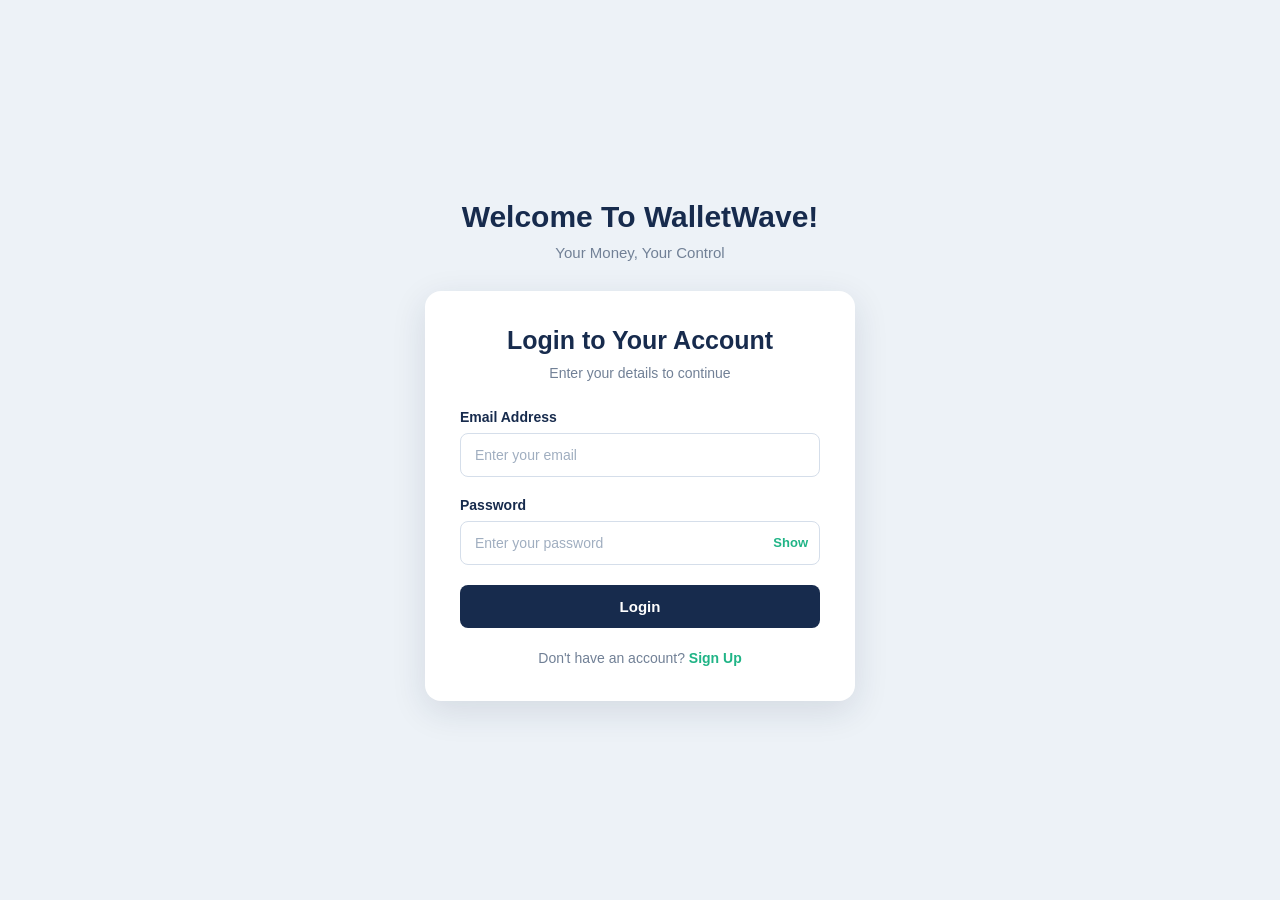
<file: Expense Tracker Project/index.html>
<!doctype html>
<html>
  <head>
    <meta charset="UTF-8" />
    <meta name="viewport" content="width=device-width, initial-scale=1.0" />
    <title>WalletWave</title>
  </head>
  <body>
    <script>
      window.location.href = "Login-Signup/WalletWave.html";
    </script>
  </body>
</html>
</file>
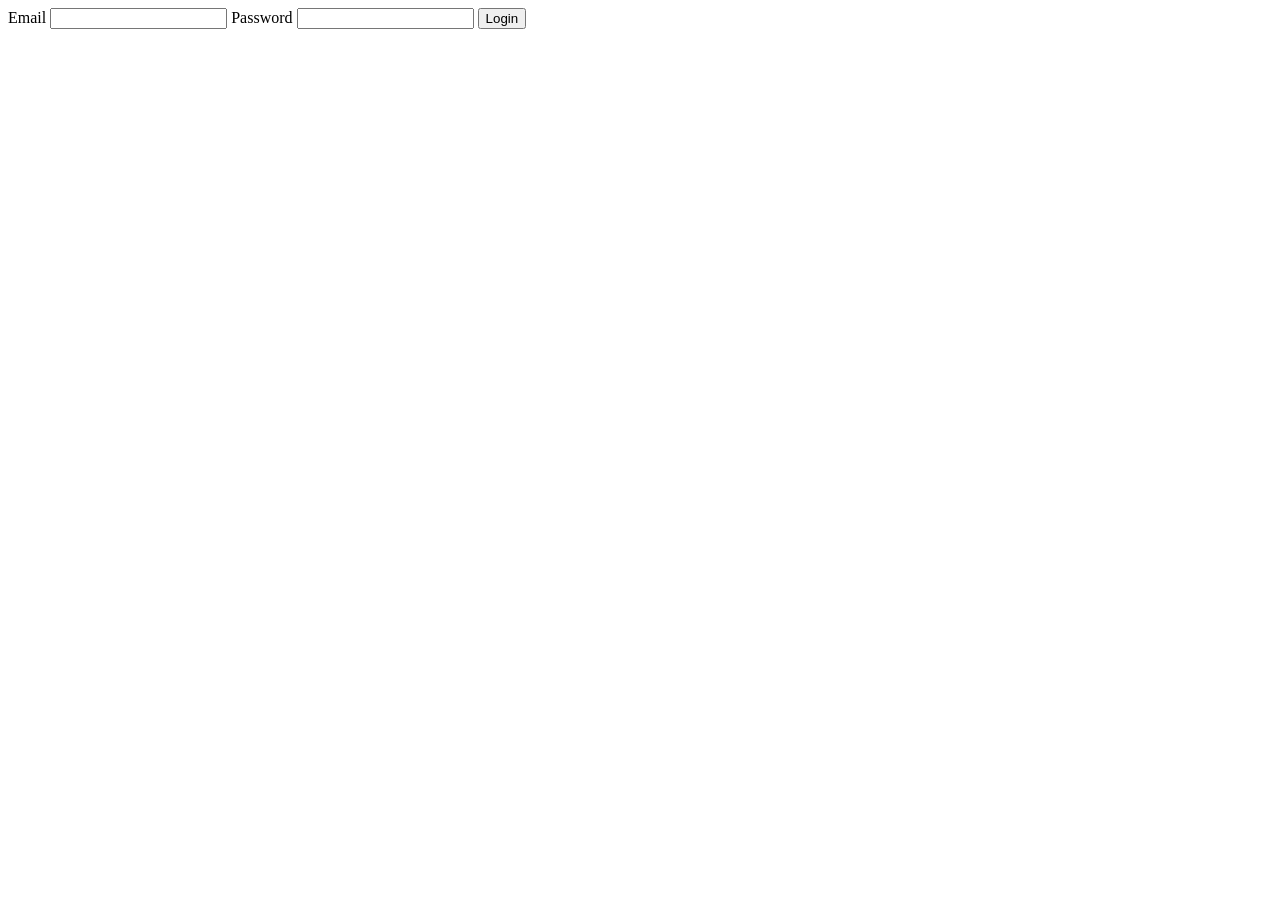
<file: Expense Tracker Project/Login-Signup/LogIn.html>
<!doctype html>
<html lang="en">
  <head>
    <meta charset="UTF-8" />
    <meta name="viewport" content="width=device-width, initial-scale=1.0" />
    <title>LogIn</title>
  </head>
  <body>
    <!-- <form align="center">
      <h1>Enter Detail</h1>
      <label>Email:</label>
      <input type="text" placeholder="Enter your email" required /><br /><br />
      <label>password</label>
      <input type="text" placeholder="Enter password" required />
      <button>LogIn</button>
    </form> -->

    <form id="loginForm">
      Email

      <input id="Email" />

      Password

      <input id="password" />

      <button type="submit">Login</button>
    </form>
    <script src="Login.js"></script>
  </body>
</html>
</file>
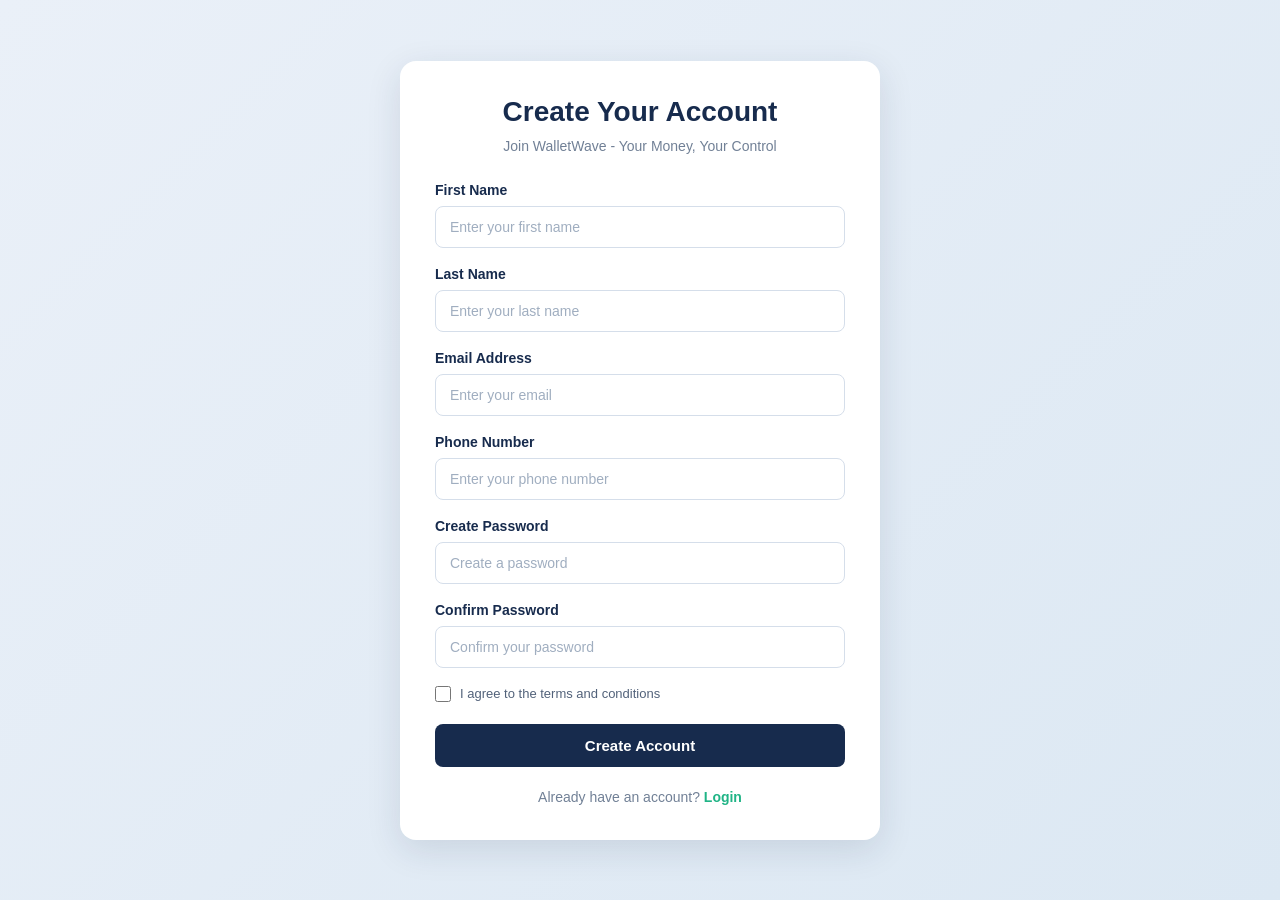
<file: Expense Tracker Project/Login-Signup/SignUp.html>
<!doctype html>
<html lang="en">
  <head>
    <meta charset="UTF-8" />
    <meta name="viewport" content="width=device-width, initial-scale=1.0" />

    <title>WalletWave | Sign Up</title>

    <link rel="stylesheet" href="Signup.css" />
  </head>

  <body>
    <main class="signup-container">
      <h1>Create Your Account</h1>

      <p class="signup-subtitle">Join WalletWave - Your Money, Your Control</p>

      <form id="signupForm">
        <div class="form-group">
          <label for="First">First Name</label>
          <input
            type="text"
            id="First"
            placeholder="Enter your first name"
            required
          />
        </div>

        <div class="form-group">
          <label for="Last">Last Name</label>
          <input
            type="text"
            id="Last"
            placeholder="Enter your last name"
            required
          />
        </div>

        <div class="form-group">
          <label for="Email">Email Address</label>
          <input
            type="email"
            id="Email"
            placeholder="Enter your email"
            required
          />
        </div>

        <div class="form-group">
          <label for="Phone">Phone Number</label>
          <input
            type="tel"
            id="Phone"
            placeholder="Enter your phone number"
            minlength="10"
            maxlength="15"
            pattern="[0-9]{10,15}"
            required
          />
        </div>

        <div class="form-group">
          <label for="Create">Create Password</label>
          <input
            type="password"
            id="Create"
            placeholder="Create a password"
            required
          />
        </div>

        <div class="form-group">
          <label for="Confirm">Confirm Password</label>
          <input
            type="password"
            id="Confirm"
            placeholder="Confirm your password"
            required
          />
        </div>

        <div class="terms-group">
          <input type="checkbox" id="Checkbox" required />

          <label for="Checkbox"> I agree to the terms and conditions </label>
        </div>
        <div id="signupMessage"></div>
        <button type="submit" class="signup-btn">Create Account</button>

        <p class="login-link">
          Already have an account?
          <a href="Login.html">Login</a>
        </p>
      </form>
    </main>

    <script src="SignUp.js"></script>
  </body>
</html>
</file>
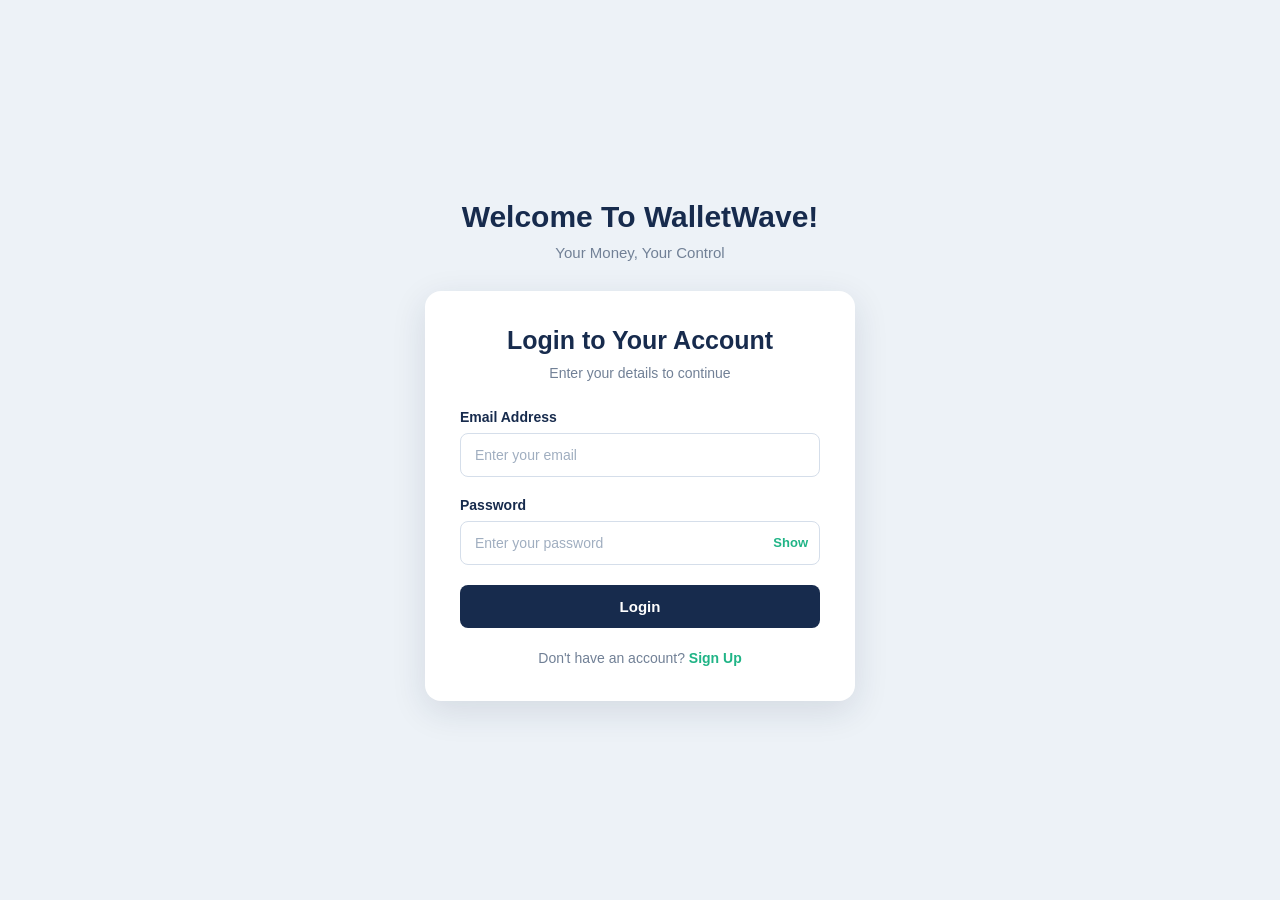
<file: Expense Tracker Project/Login-Signup/WalletWave.html>
<!doctype html>
<html lang="en">
  <head>
    <meta charset="UTF-8" />
    <meta name="viewport" content="width=device-width, initial-scale=1.0" />

    <title>WalletWave | Login</title>

    <link rel="stylesheet" href="WalletWave.css" />
  </head>

  <body>
    <header class="login-header">
      <h1>Welcome To WalletWave!</h1>

      <p>Your Money, Your Control</p>
    </header>

    <main class="main">
      <div id="container">
        <h2 id="login">Login to Your Account</h2>

        <p class="login-subtitle">Enter your details to continue</p>

        <form id="loginForm">
          <div class="form-group">
            <label for="Email">Email Address</label>

            <input
              type="email"
              id="Email"
              placeholder="Enter your email"
              required
            />
          </div>

          <div class="form-group">
            <label for="password">Password</label>

            <div class="password-wrapper">
              <input
                type="password"
                id="password"
                placeholder="Enter your password"
                required
              />

              <button type="button" class="toggle-password" id="togglePassword">
                Show
              </button>
            </div>
          </div>

          <div id="loginMessage"></div>

          <button type="submit" class="button">Login</button>

          <p class="signup-link">
            Don't have an account?
            <a href="SignUp.html">Sign Up</a>
          </p>
        </form>
      </div>
    </main>

    <script src="Login.js"></script>
  </body>
</html>
</file>
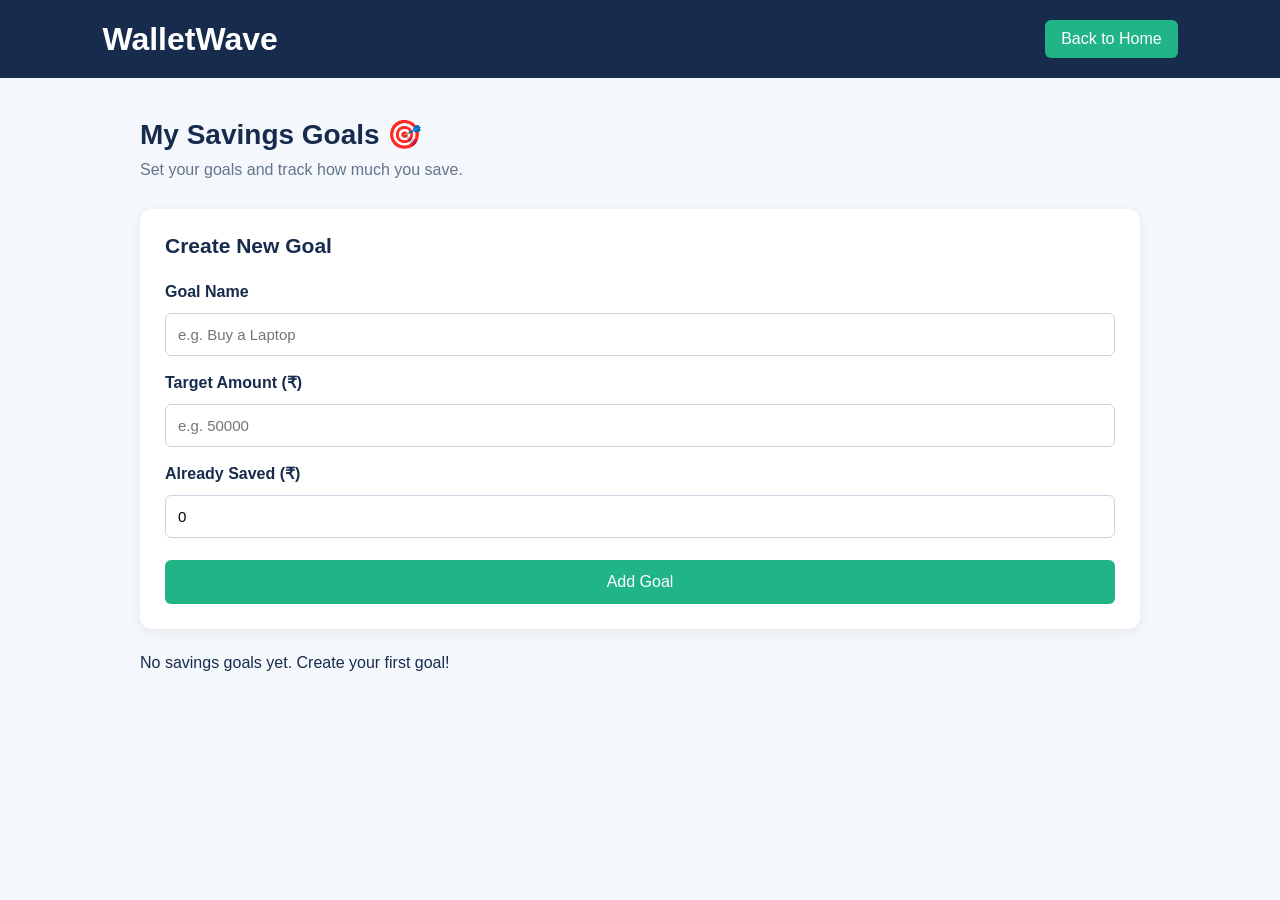
<file: Expense Tracker Project/SavingGoal/SavingsGoal.html>
<!doctype html>
<html lang="en">
  <head>
    <meta charset="UTF-8" />
    <meta name="viewport" content="width=device-width, initial-scale=1.0" />
    <title>SavingsGoal</title>
    <link rel="stylesheet" href="SavingsGoal.css" />
  </head>
  <body>
    <header>
      <h1>WalletWave</h1>
      <a href="../Home/WalletWaveHome.html">Back to Home</a>
    </header>
    <main>
      <h2>My Savings Goals 🎯</h2>
      <p>Set your goals and track how much you save.</p>

      <section id="goalForm">
        <h3>Create New Goal</h3>

        <form id="savingsForm">
          <label for="goalName">Goal Name</label>
          <input
            type="text"
            id="goalName"
            placeholder="e.g. Buy a Laptop"
            required
          />

          <label for="targetAmount">Target Amount (₹)</label>
          <input
            type="number"
            id="targetAmount"
            placeholder="e.g. 50000"
            min="1"
            required
          />

          <label for="savedAmount">Already Saved (₹)</label>
          <input
            type="number"
            id="savedAmount"
            placeholder="e.g. 10000"
            min="0"
            value="0"
            required
          />

          <button type="submit">Add Goal</button>
        </form>
      </section>

      <section id="goalsContainer">
        <!-- Savings goals will appear here -->
      </section>
    </main>

    <script src="savings.js"></script>
  </body>
</html>
</file>
<file: Expense Tracker Project/Login-Signup/Signup.css>
/* ===== Global Reset ===== */

* {
  margin: 0;
  padding: 0;
  box-sizing: border-box;
}

/* ===== Body Styling ===== */

body {
  min-height: 100vh;
  display: flex;
  justify-content: center;
  align-items: center;
  padding: 30px 20px;

  background: linear-gradient(135deg, #eaf0f8, #dce8f3);

  font-family: Arial, sans-serif;
  color: #172b4d;
}

/* ===== Signup Container ===== */

.signup-container {
  width: 100%;
  max-width: 480px;
  padding: 35px;

  background-color: #ffffff;

  border-radius: 16px;

  box-shadow: 0 10px 35px rgba(23, 43, 77, 0.12);
}

/* ===== Heading ===== */

.signup-container h1 {
  text-align: center;
  font-size: 28px;
  color: #172b4d;
  margin-bottom: 10px;
}

.signup-subtitle {
  text-align: center;
  font-size: 14px;
  color: #718096;
  margin-bottom: 28px;
}

/* ===== Form Groups ===== */

.form-group {
  display: flex;
  flex-direction: column;
  margin-bottom: 18px;
}

.form-group label {
  font-size: 14px;
  font-weight: 600;
  margin-bottom: 8px;
  color: #172b4d;
}

/* ===== Input Fields ===== */

.form-group input {
  width: 100%;
  padding: 12px 14px;

  border: 1px solid #d5deea;
  border-radius: 8px;

  outline: none;

  font-size: 14px;
  color: #172b4d;

  transition: 0.3s ease;
}

.form-group input:focus {
  border-color: #20b486;

  box-shadow: 0 0 0 3px rgba(32, 180, 134, 0.12);
}

.form-group input::placeholder {
  color: #a0aec0;
}

/* ===== Terms and Conditions ===== */

.terms-group {
  display: flex;
  align-items: center;
  gap: 9px;
  margin: 8px 0 22px;
}

.terms-group input {
  width: 16px;
  height: 16px;
  accent-color: #20b486;
  cursor: pointer;
}

.terms-group label {
  font-size: 13px;
  color: #52627a;
  cursor: pointer;
}

/* ===== Signup Button ===== */

.signup-btn {
  width: 100%;
  padding: 13px;

  border: none;
  border-radius: 8px;

  background-color: #172b4d;
  color: #ffffff;

  font-size: 15px;
  font-weight: 600;

  cursor: pointer;

  transition: 0.3s ease;
}

.signup-btn:hover {
  background-color: #20b486;
  transform: translateY(-2px);
}

/* ===== Login Link ===== */

.login-link {
  text-align: center;
  margin-top: 22px;
  font-size: 14px;
  color: #718096;
}

.login-link a {
  color: #20b486;
  font-weight: 600;
  text-decoration: none;
}

.login-link a:hover {
  text-decoration: underline;
}

/* ===== Responsive Design ===== */

@media (max-width: 480px) {
  .signup-container {
    padding: 25px 20px;
  }

  .signup-container h1 {
    font-size: 24px;
  }
}
/* ===== Signup Messages ===== */

#signupMessage {
  font-size: 13px;
  text-align: center;
  margin-bottom: 15px;
  font-weight: 600;
}

#signupMessage.success {
  color: #20b486;
}

#signupMessage.error {
  color: #e53e3e;
}
</file>
<file: Expense Tracker Project/Login-Signup/WalletWave.css>
/* ===== Global Reset ===== */

* {
  margin: 0;
  padding: 0;
  box-sizing: border-box;
}

/* ===== Body Styling ===== */

body {
  min-height: 100vh;

  display: flex;
  flex-direction: column;
  justify-content: center;
  align-items: center;

  padding: 30px 20px;

  background-color: #edf2f7;

  font-family: Arial, sans-serif;
  color: #172b4d;
}

/* ===== Header Styling ===== */

.login-header {
  text-align: center;
  margin-bottom: 30px;
}

.login-header h1 {
  font-size: 30px;
  color: #172b4d;
  margin-bottom: 10px;
}

.login-header p {
  font-size: 15px;
  color: #718096;
}

/* ===== Main Login Section ===== */

.main {
  width: 100%;
  max-width: 430px;
}

/* ===== Login Card ===== */

#container {
  width: 100%;

  background-color: #ffffff;

  padding: 35px;

  border-radius: 16px;

  box-shadow: 0 10px 35px rgba(23, 43, 77, 0.12);
}

/* ===== Login Heading ===== */

#login {
  text-align: center;

  font-size: 25px;
  font-weight: 700;

  color: #172b4d;

  margin-bottom: 10px;
}

.login-subtitle {
  text-align: center;

  font-size: 14px;
  color: #718096;

  margin-bottom: 28px;
}

/* ===== Form Groups ===== */

.form-group {
  display: flex;
  flex-direction: column;

  margin-bottom: 20px;
}

.form-group label {
  font-size: 14px;
  font-weight: 600;

  color: #172b4d;

  margin-bottom: 8px;
}

/* ===== Input Fields ===== */

.form-group input {
  width: 100%;

  padding: 13px 14px;

  border: 1px solid #d5deea;
  border-radius: 8px;

  outline: none;

  font-size: 14px;
  color: #172b4d;

  transition: 0.3s ease;
}

.form-group input::placeholder {
  color: #a0aec0;
}

.form-group input:focus {
  border-color: #20b486;

  box-shadow: 0 0 0 3px rgba(32, 180, 134, 0.12);
}

/* ===== Login Button ===== */

.button {
  width: 100%;

  padding: 13px;

  border: none;
  border-radius: 8px;

  background-color: #172b4d;
  color: #ffffff;

  font-size: 15px;
  font-weight: 600;

  cursor: pointer;

  transition: 0.3s ease;
}

.button:hover {
  background-color: #20b486;

  transform: translateY(-2px);
}

/* ===== Signup Link ===== */

.signup-link {
  text-align: center;

  margin-top: 22px;

  font-size: 14px;
  color: #718096;
}

.signup-link a {
  color: #20b486;

  font-weight: 600;

  text-decoration: none;
}

.signup-link a:hover {
  text-decoration: underline;
}

/* ===== Login Messages ===== */

#loginMessage {
  text-align: center;

  font-size: 13px;
  font-weight: 600;

  margin-bottom: 15px;
}

#loginMessage.success {
  color: #20b486;
}

#loginMessage.error {
  color: #e53e3e;
}

/* ===== Responsive Design ===== */

@media (max-width: 480px) {
  .login-header h1 {
    font-size: 25px;
  }

  #container {
    padding: 25px 20px;
  }

  #login {
    font-size: 22px;
  }
}

/* ===== Password Show/Hide ===== */

.password-wrapper {
  position: relative;
  display: flex;
  align-items: center;
}

.password-wrapper input {
  width: 100%;
  padding-right: 65px;
}

.toggle-password {
  position: absolute;
  right: 12px;

  border: none;
  background: transparent;

  color: #20b486;
  font-size: 13px;
  font-weight: 600;

  cursor: pointer;
}

.toggle-password:hover {
  color: #172b4d;
}
</file>
<file: Expense Tracker Project/SavingGoal/SavingsGoal.css>
* {
  margin: 0;
  padding: 0;
  box-sizing: border-box;
}
body {
  font-family: Arial, sans-serif;
  background: #f4f7fb;
  color: #172b4d;
}
header {
  background: #172b4d;
  color: white;
  padding: 20px 8%;
  display: flex;
  justify-content: space-between;
  align-items: center;
}
header a {
  color: white;
  text-decoration: none;
  background: #20b486;
  padding: 10px 16px;
  border-radius: 6px;
}

main {
  width: 85%;
  max-width: 1000px;
  margin: 40px auto;
}
main h2 {
  font-size: 28px;
  margin-bottom: 10px;
}

main > p {
  color: #64748b;
  margin-bottom: 30px;
}
#goalForm,
.goal-card {
  background: white;
  padding: 25px;
  border-radius: 12px;
  box-shadow: 0 3px 12px rgba(0, 0, 0, 0.07);
  margin-bottom: 25px;
}

@media (max-width: 600px) {
  main {
    width: 92%;
  }
  header {
    padding: 16px 4%;
  }

  main h2 {
    font-size: 23px;
  }
}

#goalForm h3 {
  margin-bottom: 20px;
  font-size: 21px;
}

#savingsForm {
  display: flex;
  flex-direction: column;
  gap: 12px;
}

#savingsForm label {
  font-weight: bold;
  margin-top: 5px;
}

#savingsForm input {
  padding: 12px;
  border: 1px solid #cbd5e1;
  border-radius: 6px;
  font-size: 15px;
  outline: none;
}

#savingsForm input:focus {
  border-color: #20b486;
}

#savingsForm button {
  background: #20b486;
  color: white;
  border: none;
  padding: 13px;
  border-radius: 6px;
  font-size: 16px;
  cursor: pointer;
  margin-top: 10px;
}

#savingsForm button:hover {
  background: #15956c;
}

.goal-progress {
  width: 100%;
  height: 12px;
  background: #e2e8f0;
  border-radius: 20px;
  overflow: hidden;
  margin-top: 12px;
  margin-bottom: 10px;
}

.goal-progress-fill {
  height: 100%;
  background: #20b486;
  border-radius: 20px;
  transition: width 0.5s ease;
}

.goal-complete {
  color: #15956c;
  background: #e6f8f1;
  padding: 12px;
  border-radius: 8px;
  font-weight: bold;
  margin-top: 12px;
  text-align: center;
}

.goal-card button {
  padding: 10px 16px;
  border: none;
  border-radius: 6px;
  cursor: pointer;
  font-size: 14px;
  margin-top: 12px;
  margin-right: 8px;
  color: white;
  background: #20b486;
}

.goal-card button:hover {
  opacity: 0.85;
}

.goal-card button:last-child {
  background: #e05252;
}
</file>
